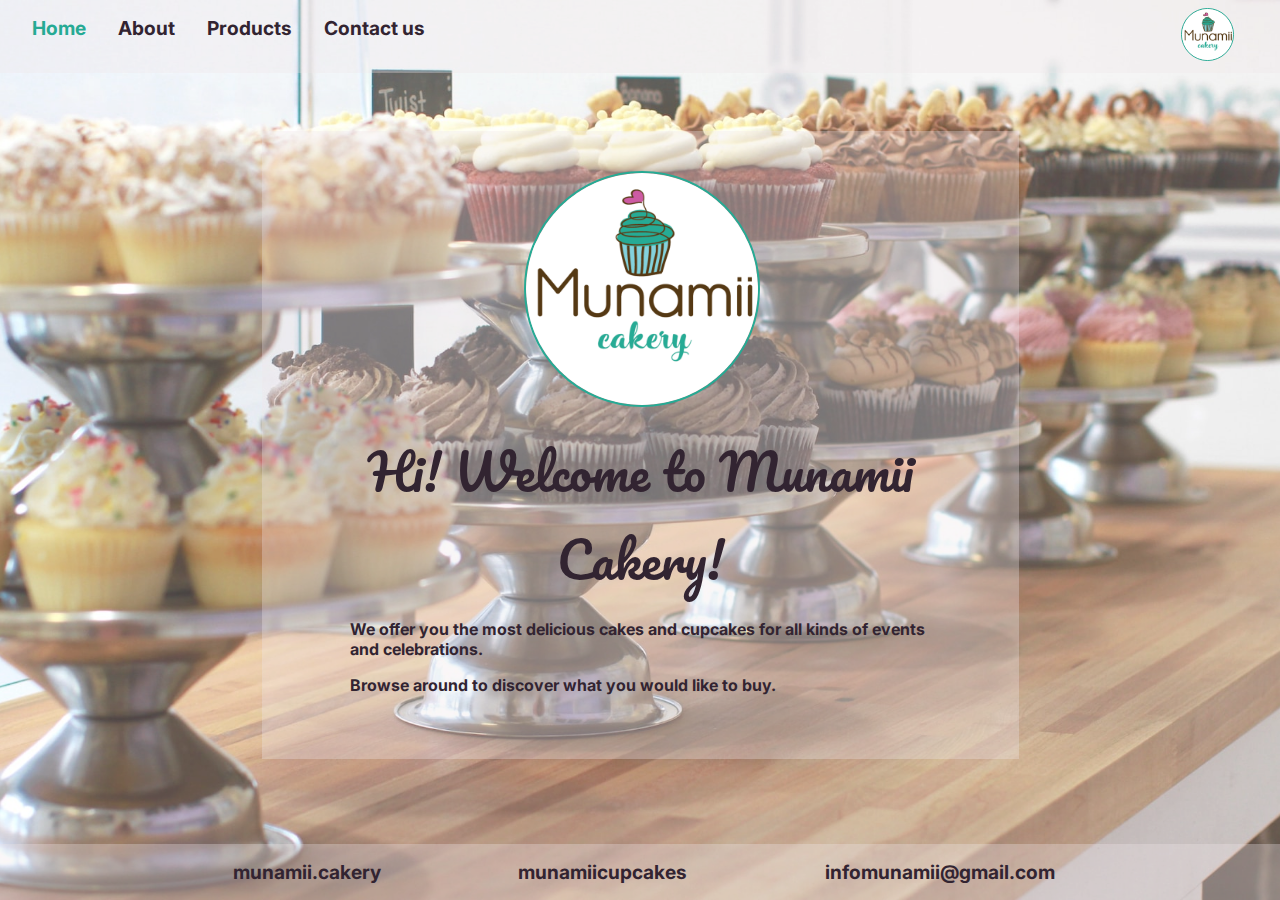
<file: index.html>
<!DOCTYPE html>
<html lang="en">
<head>
  <meta charset="UTF-8">
  <meta http-equiv="X-UA-Compatible" content="IE=edge">
  <meta name="viewport" content="width=device-width, initial-scale=1.0">
  <link 
    rel="stylesheet" 
    href="https://cdnjs.cloudflare.com/ajax/libs/font-awesome/6.1.1/css/all.min.css" 
    integrity="sha512-KfkfwYDsLkIlwQp6LFnl8zNdLGxu9YAA1QvwINks4PhcElQSvqcyVLLD9aMhXd13uQjoXtEKNosOWaZqXgel0g==" 
    crossorigin="anonymous" 
    referrerpolicy="no-referrer" 
  />
  <link rel="stylesheet" href="style.css">
  <title>Munamii Cakery</title>
</head>
<body class="home-background">
  <nav class="navbar">
    <ul class="nav-list">
      <li class="active"><a href="./">Home</a></li>
      <li><a href="./about.html">About</a></li>
      <li><a href="./products.html">Products</a></li>
      <li><a href="./contact.html">Contact us</a></li>
    </ul>
    <div class="logo-small"><img src="./images/logo.png" alt=""></div>
  </nav>
  <section class="home-top">
    <div class="home-content">
      <div class="container">
        <div class="logo">
          <img src="./images/logo.png" alt="">  
        </div>
        <h1>Hi! Welcome to Munamii Cakery!</h1>
        <p>
          We offer you the most delicious cakes and cupcakes for all kinds of events and celebrations. 
        </p>
        <p>
          Browse around to discover what you would like to buy.
        </p>  
      </div>
      
    </div>
    
  </section>

  <footer class="footer">
    <div class="container">
      <div class="footer-content">
        <a href="https://www.instagram.com/munamii.cakery/">
          <i class="fa-brands fa-instagram"></i>
          <p> munamii.cakery</p>
        </a>
        <a href="https://www.facebook.com/munamiicupcakes">
          <i class="fa-brands fa-facebook"></i>
          <p>munamiicupcakes</p>
        </a> 
        <a href="mailto:infomunamii@gmail.com">
          <i class="fa-regular fa-envelope"></i>
          <p>infomunamii@gmail.com</p>
        </a> 
      </div>
    </div>
  </footer>
</body>
</html>
</file>
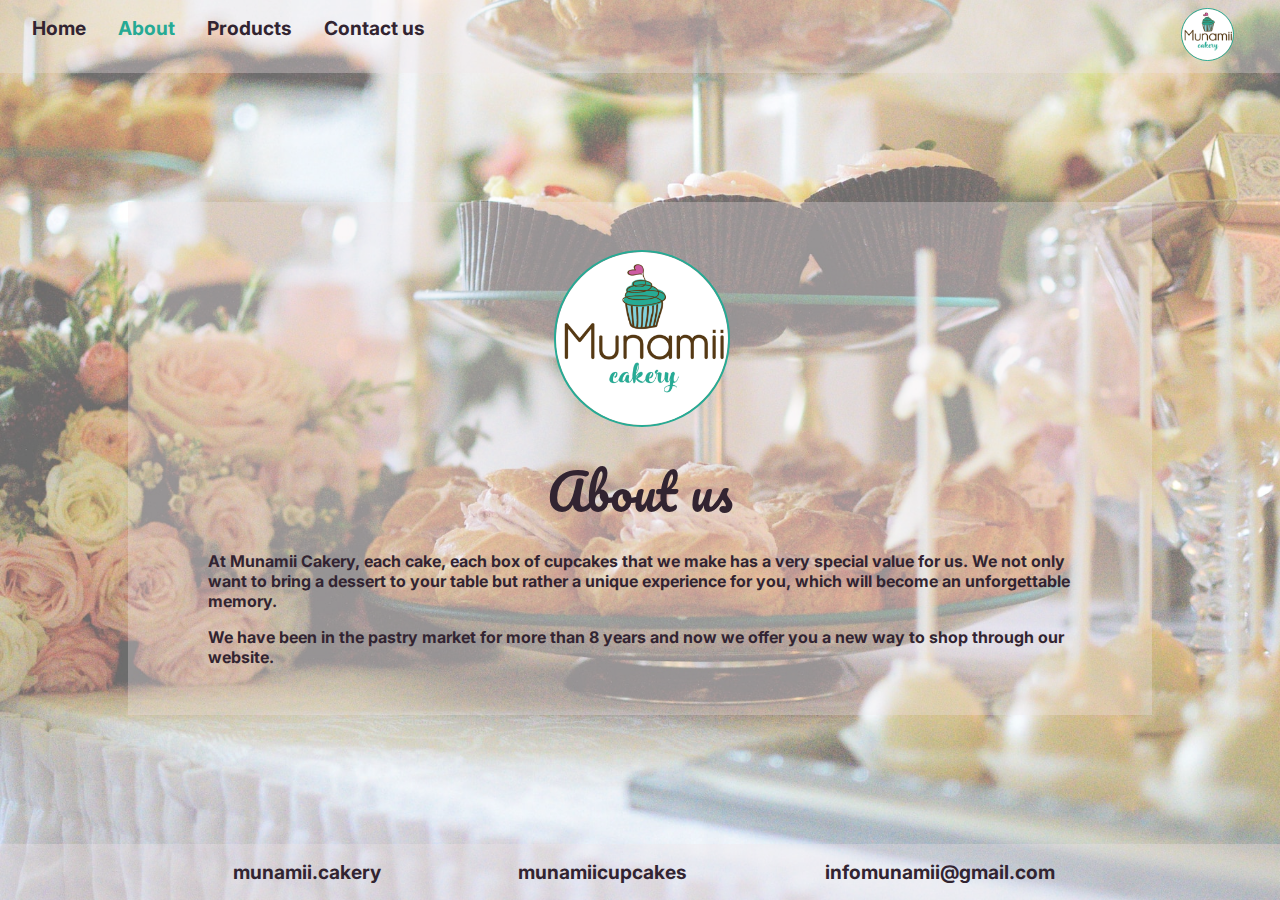
<file: about.html>
<!DOCTYPE html>
<html lang="en">
<head>
  <meta charset="UTF-8">
  <meta http-equiv="X-UA-Compatible" content="IE=edge">
  <meta name="viewport" content="width=device-width, initial-scale=1.0">
  <link 
    rel="stylesheet" 
    href="https://cdnjs.cloudflare.com/ajax/libs/font-awesome/6.1.1/css/all.min.css" 
    integrity="sha512-KfkfwYDsLkIlwQp6LFnl8zNdLGxu9YAA1QvwINks4PhcElQSvqcyVLLD9aMhXd13uQjoXtEKNosOWaZqXgel0g==" 
    crossorigin="anonymous" 
    referrerpolicy="no-referrer" 
  />
  <link rel="stylesheet" href="style.css">
  <title>Munamii Cakery - About</title>
</head>
<body class="about-background">
  <nav class="navbar">
    <ul class="nav-list">
      <li><a href="./">Home</a></li>
      <li class="active"><a href="./about.html">About</a></li>
      <li><a href="./products.html">Products</a></li>
      <li><a href="./contact.html">Contact us</a></li>
    </ul>
    <div class="logo-small"><img src="./images/logo.png" alt=""></div>
  </nav>
  <section class="about-top">
    <div class="container">
      <div class="about-content">
        <div class="logo">
          <img src="./images/logo.png" alt="">  
        </div>
        <h1>About us</h1>
        <p>
          At Munamii Cakery, each cake, each box of cupcakes that we make has a very special value for us. 
          We not only want to bring a dessert to your table but rather a unique experience for you, 
          which will become an unforgettable memory. 
        </p>
        <p>
          We have been in the pastry market for more than 8 years 
          and now we offer you a new way to shop through our website.
        </p>  
      </div>
      
    </div>
  </section>
  
  <footer class="footer">
    <div class="container">
      <div class="footer-content">
        <a href="https://www.instagram.com/munamii.cakery/">
          <i class="fa-brands fa-instagram"></i>
          <p> munamii.cakery</p>
        </a>
        <a href="https://www.facebook.com/munamiicupcakes">
          <i class="fa-brands fa-facebook"></i>
          <p>munamiicupcakes</p>
        </a> 
        <a href="mailto:infomunamii@gmail.com">
          <i class="fa-regular fa-envelope"></i>
          <p>infomunamii@gmail.com</p>
        </a> 
      </div>
    </div>
  </footer>
</body>
</html>
</file>
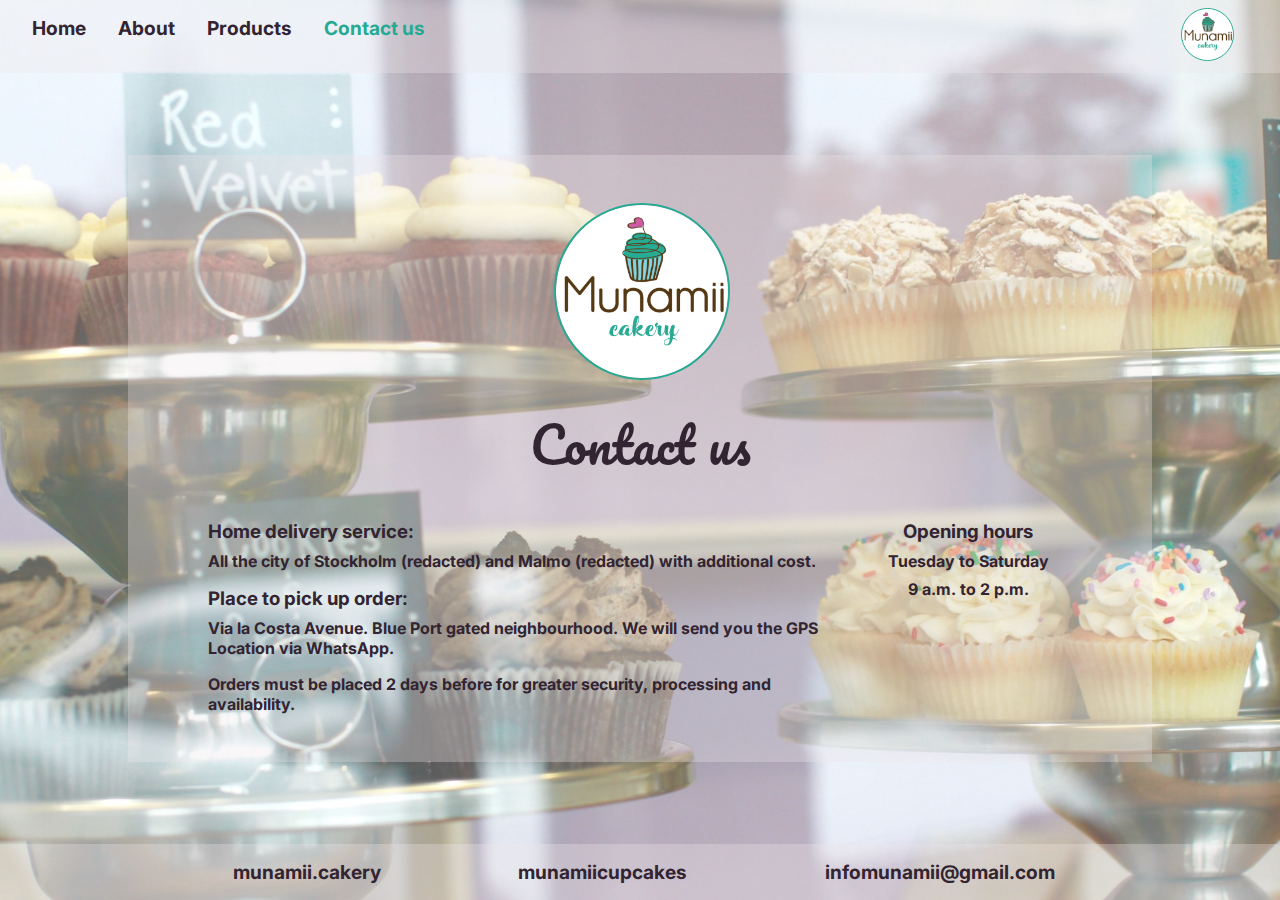
<file: contact.html>
<!DOCTYPE html>
<html lang="en">
<head>
  <meta charset="UTF-8">
  <meta http-equiv="X-UA-Compatible" content="IE=edge">
  <meta name="viewport" content="width=device-width, initial-scale=1.0">
  <link 
    rel="stylesheet" 
    href="https://cdnjs.cloudflare.com/ajax/libs/font-awesome/6.1.1/css/all.min.css" 
    integrity="sha512-KfkfwYDsLkIlwQp6LFnl8zNdLGxu9YAA1QvwINks4PhcElQSvqcyVLLD9aMhXd13uQjoXtEKNosOWaZqXgel0g==" 
    crossorigin="anonymous" 
    referrerpolicy="no-referrer" 
  />
  <link rel="stylesheet" href="style.css">
  <title>Munamii Cakery - Contact</title>
</head>
<body class="contact-background">
  <nav class="navbar">
    <ul class="nav-list">
      <li><a href="./">Home</a></li>
      <li><a href="./about.html">About</a></li>
      <li><a href="./products.html">Products</a></li>
      <li class="active"><a href="./contact.html">Contact us</a></li>
    </ul>
    <div class="logo-small"><img src="./images/logo.png" alt=""></div>
  </nav>
  <section class="contact-top">
    <div class="container">
      <div class="contact-content">
        <div class="logo">
          <img src="./images/logo.png" alt="">  
        </div>
        <h1>Contact us</h1>
        <div class="contact-text">
          <div>
            <h3>Home delivery service:</h3>
            <p>
              All the city of Stockholm (redacted) and Malmo (redacted) with additional cost.
            </p>
            <h3>Place to pick up order:</h3>
            <p>
              Via la Costa Avenue. Blue Port gated neighbourhood. We will send you the GPS Location via WhatsApp.
            </p>
            <p>
              Orders must be placed 2 days before for greater security, processing and availability.
            </p>  
          </div>
          <div class="hours">
            <h3>Opening hours</h3>
            <p>
              Tuesday to Saturday
            </p>
            <p>
              9 a.m. to 2 p.m.
            </p>   
          </div>  
        </div>
      </div>       
    </div>  
  </section>

  <footer class="footer">
    <div class="container">
      <div class="footer-content">
        <a href="https://www.instagram.com/munamii.cakery/">
          <i class="fa-brands fa-instagram"></i>
          <p> munamii.cakery</p>
        </a>
        <a href="https://www.facebook.com/munamiicupcakes">
          <i class="fa-brands fa-facebook"></i>
          <p>munamiicupcakes</p>
        </a> 
        <a href="mailto:infomunamii@gmail.com">
          <i class="fa-regular fa-envelope"></i>
          <p>infomunamii@gmail.com</p>
        </a> 
      </div>
    </div>
  </footer>
</body>
</html>
</file>
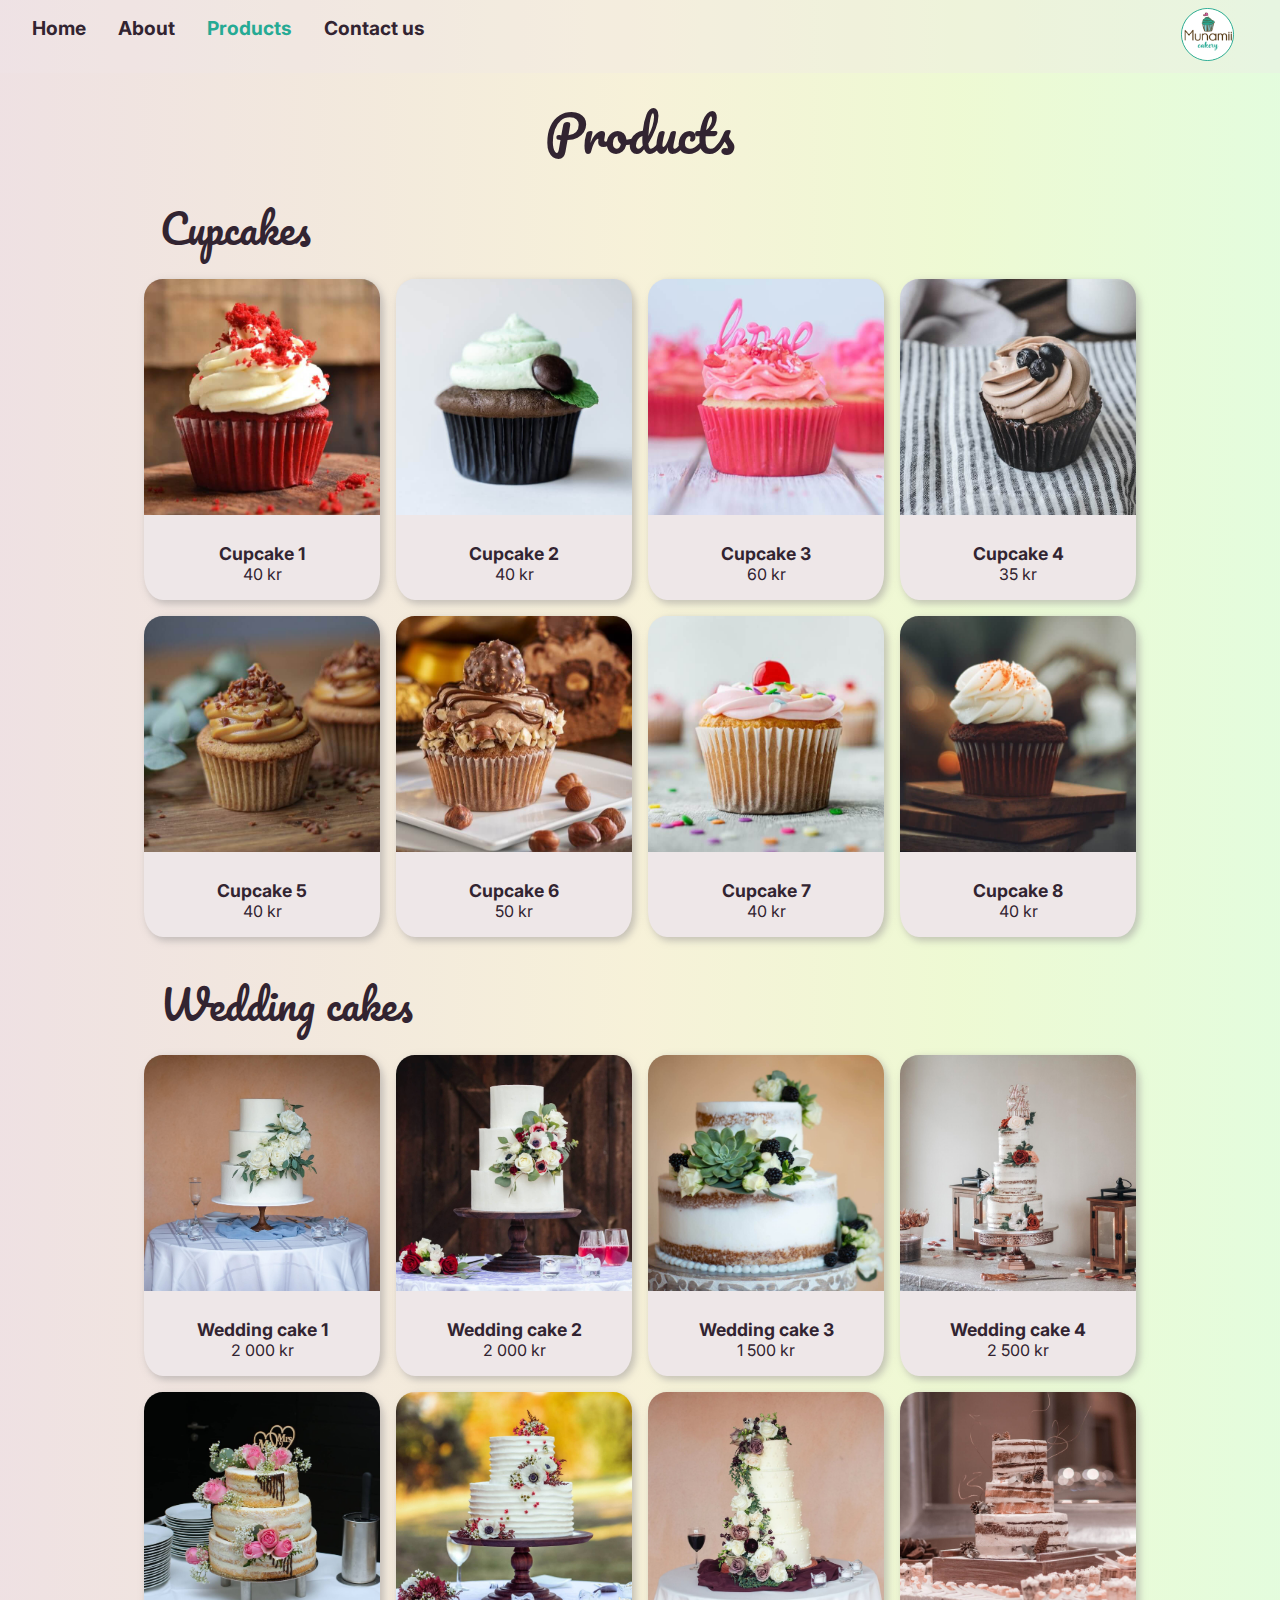
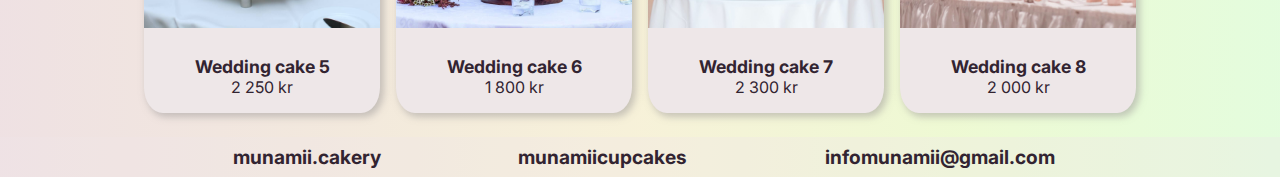
<file: products.html>
<!DOCTYPE html>
<html lang="en">
<head>
  <meta charset="UTF-8">
  <meta http-equiv="X-UA-Compatible" content="IE=edge">
  <meta name="viewport" content="width=device-width, initial-scale=1.0">
  <link 
    rel="stylesheet" 
    href="https://cdnjs.cloudflare.com/ajax/libs/font-awesome/6.1.1/css/all.min.css" 
    integrity="sha512-KfkfwYDsLkIlwQp6LFnl8zNdLGxu9YAA1QvwINks4PhcElQSvqcyVLLD9aMhXd13uQjoXtEKNosOWaZqXgel0g==" 
    crossorigin="anonymous" 
    referrerpolicy="no-referrer" 
  />
  <link rel="stylesheet" href="style.css">
  <title>Munamii Cakery - Products</title>
</head>
<body class="product-background">
  <nav class="navbar">
    <ul class="nav-list">
      <li><a href="./">Home</a></li>
      <li><a href="./about.html">About</a></li>
      <li class="active"><a href="./products.html">Products</a></li>
      <li><a href="./contact.html">Contact us</a></li>
    </ul>
    <div class="logo-small"><img src="./images/logo.png" alt=""></div>
  </nav>

  <h1>Products</h1>
  <section class="container">
    <div>
      <h2>Cupcakes</h2>
      <div class="product-list">
        <div class="product">
          <img src="./images/cupcake1.jpg" alt="">
          <div class="product-desc">
            <h3>Cupcake 1</h3>
            <p>40 kr</p>  
          </div>
        </div>

        <div class="product">
          <img src="./images/cupcake2.jpg" alt="">
          <div class="product-desc">
            <h3>Cupcake 2</h3>
            <p>40 kr</p> 
          </div>
        </div>

        <div class="product">
          <img src="./images/cupcake3.jpg" alt="">
          <div class="product-desc">
            <h3>Cupcake 3</h3>
            <p>60 kr</p>  
          </div>
        </div>

        <div class="product">
          <img src="./images/cupcake4.jpg" alt="">
          <div class="product-desc">
            <h3>Cupcake 4</h3>
            <p>35 kr</p>  
          </div>
        </div>

        <div class="product">
          <img src="./images/cupcake5.jpg" alt="">
          <div class="product-desc">
            <h3>Cupcake 5</h3>
            <p>40 kr</p>  
          </div>
        </div>

        <div class="product">
          <img src="./images/cupcake6.jpg" alt="">
          <div class="product-desc">
            <h3>Cupcake 6</h3>
            <p>50 kr</p>  
          </div>
        </div>

        <div class="product">
          <img src="./images/cupcake7.jpg" alt="">
          <div class="product-desc">
            <h3>Cupcake 7</h3>
            <p>40 kr</p>  
          </div>
        </div>

        <div class="product">
          <img src="./images/cupcake8.jpg" alt="">
          <div class="product-desc">
            <h3>Cupcake 8</h3>
            <p>40 kr</p>  
          </div>
        </div>
      </div>
    </div>

    <div>
      <h2>Wedding cakes</h2>
      <div class="product-list">
        <div class="product">
          <img src="./images/weddingcake1.jpg" alt="">
          <div class="product-desc">
            <h3>Wedding cake 1</h3>
            <p>2 000 kr</p>  
          </div>
        </div>
        
        <div class="product">
          <img src="./images/weddingcake2.jpg" alt="">
          <div class="product-desc">
            <h3>Wedding cake 2</h3>
            <p>2 000 kr</p>  
          </div>
        </div>

        <div class="product">
          <img src="./images/weddingcake3.jpg" alt="">
          <div class="product-desc">
            <h3>Wedding cake 3</h3>
            <p>1 500 kr</p>  
          </div>
        </div>

        <div class="product">
          <img src="./images/weddingcake4.jpg" alt="">
          <div class="product-desc">
            <h3>Wedding cake 4</h3>
            <p>2 500 kr</p>  
          </div>
        </div>

        <div class="product">
          <img src="./images/weddingcake5.jpg" alt="">
          <div class="product-desc">
            <h3>Wedding cake 5</h3>
            <p>2 250 kr</p>  
          </div>
        </div>

        <div class="product">
          <img src="./images/weddingcake6.jpg" alt="">
          <div class="product-desc">
            <h3>Wedding cake 6</h3>
            <p>1 800 kr</p>  
          </div>
        </div>

        <div class="product">
          <img src="./images/weddingcake7.jpg" alt="">
          <div class="product-desc">
            <h3>Wedding cake 7</h3>
            <p>2 300 kr</p>  
          </div>
        </div>

        <div class="product">
          <img src="./images/weddingcake8.jpg" alt="">
          <div class="product-desc">
            <h3>Wedding cake 8</h3>
            <p>2 000 kr</p>  
          </div>
        </div>
      </div>
    </div>
  </section>

  <footer class="footer">
    <div class="container">
      <div class="footer-content">
        <a href="https://www.instagram.com/munamii.cakery/">
          <i class="fa-brands fa-instagram"></i>
          <p> munamii.cakery</p>
        </a>
        <a href="https://www.facebook.com/munamiicupcakes">
          <i class="fa-brands fa-facebook"></i>
          <p>munamiicupcakes</p>
        </a> 
        <a href="mailto:infomunamii@gmail.com">
          <i class="fa-regular fa-envelope"></i>
          <p>infomunamii@gmail.com</p>
        </a> 
      </div>
    </div>
  </footer>
</body>
</html>
</file>
<file: style.css>
@import url('https://fonts.googleapis.com/css2?family=Inter&family=Pacifico&display=swap');

* {
  margin: 0;
  padding: 0;
}

html, body {
  box-sizing: border-box;
  font-family: 'Inter', sans-serif;
  color: #322431;
  width: 100%;
  height: 100vh;
}

h1,
h2 {
  font-family: 'Pacifico';
  font-weight: 400;
}

h1 {
  font-size: 30px;
  text-align: center;
  margin: 1rem 0 0.5rem 0;
}

h2 {
  font-size: 25px;
  margin-top: 0.5rem;
  margin-left: 1.5rem;
}

.container {
  width: 95%;
  margin: auto;
}

.logo {
  margin: auto;
  width: 40%;
  padding-top: 0;
}


/* Navbar */
.navbar {
  width: 100%;
  z-index: 1;
  background-color: #eee7e852;
  display: flex;
  justify-content: space-between;
}

.nav-list {
  margin-left: 0.5rem;
  list-style: none;
  display: flex;
}

.nav-list li {
  margin: 0.8rem;
  font-size: 1rem;
}

.logo-small {
  display: none;
}

.nav-list a,
.footer-content a {
  text-decoration: none;
  font-weight: bold;
  color: #322431;
}

.nav-list a:hover,
.footer-content a:hover {
  color: #26aa94;
}

.active a {
  color: #26aa94;
}


/* Footer */
.footer {
  position: relative;
  width: 100%;
  background-color: #eee7e852;
  z-index: 1;
}

.footer-content {
  position: relative;
  margin: 0.5rem 0;
  display: flex;
  align-items: center;
  justify-content: center;
}

.footer-content a {
  margin: 0.5rem 1.5rem;
  font-size: 2rem;
}

.footer-content p {
  display: none;
}


/* Home */
.home-background::before {
  content: '';
  background-image: url('./images/cupcakes.jpg');
  background-repeat: no-repeat;
  background-position: top center;
  background-size: cover;
  position: absolute;
  top: 0;
  right: 0;
  bottom: 0;
  left: 0;
  opacity: 0.8;
}

.home-background {
  position: relative;
  display: flex;
  flex-direction: column;
  justify-content: space-between;
}

.home-top {
  height: 80%;
  width: 100%;
  display: flex;
  align-items: top;
  justify-content: center;
}

.home-content {
  position: relative;
  margin: auto;
  margin-top: 2rem;
  padding: 1rem;
  background-color: #eee7e872;
}

.home-content .logo {
  width: 40%;
  margin: auto;
  margin-top: 1rem;
}

.logo img {
  width: 100%;
  border: 2px solid #26aa94;
  border-radius: 50%;
}

.home-content p {
  margin-bottom: 1rem;
  font-weight: bold;
}


/* About */
.about-background::before {
  content: '';
  background-image: url('./images/cakes.jpg');
  background-repeat: no-repeat;
  background-position: top center;
  background-size: cover;
  position: absolute;
  top: 0;
  right: 0;
  bottom: 0;
  left: 0;
  opacity: 0.7;
  z-index: -1;
}

.about-background {
  display: flex;
  flex-direction: column;
  justify-content: space-between;
}

.about-top {
  z-index: 1;
  height: 90%;
  width: 100%;
  display: flex;
  align-items: top;
  justify-content: center;
}

.about-content {
  margin: auto;
  background-color: #eee7e852;
  padding: 2rem;
}

.about-content p {
  font-weight: bold;
  margin-bottom: 1rem;
}


/* Product */
.product-background {
  background: #eddee0;
  background: linear-gradient(90deg, 
    #eddee0e8 0%, 
    #f6f0d5e8 50%, 
    #e1fcdae8 100%);
  position: relative;
}

.product-list {
  padding: 0.5rem;
  display: grid;
  grid-template-columns: 1fr 1fr;
  gap: 1rem;
}

.product {
  cursor: pointer;
  background-color: #eee7e8;
  border-radius: 8%;
  box-shadow: 3px 3px 7px 1px #9c989884;
  transform: scale(1);
  transition: ease-in-out 0.5s;
}

.product:hover {
  box-shadow: 1px 1px 5px 1px #9c989884;
  opacity: 0.8;
  transform: scale(0.95);
  transition: ease-in-out 0.5s;
}

.product img {
  width: 100%;
  border-radius: 8% 8% 0 0;
}

.product-desc {
  padding: 0.5rem;
  margin: auto;
  text-align: center;
}

.product-desc h3 {
  font-size: 1rem;
}



/* Contact */
.contact-background::before {
  content: '';
  background-image: url('./images/cakes2.jpg');
  background-repeat: no-repeat;
  background-position: top center;
  background-size: cover;
  position: absolute;
  top: 0;
  right: 0;
  bottom: 0;
  left: 0;
  opacity: 0.7;
  z-index: -1;
}

.contact-background {
  display: flex;
  flex-direction: column;
  justify-content: space-between;
}

.contact-top {
  height: 80%;
  width: 100%;
  display: flex;
  align-items: center;
  justify-content: center;
}

.contact-top p {
  font-weight: bold;
  margin-bottom: 1rem;
}

.contact-content {
  margin: auto;
  background-color: #eee7e852;
  padding: 1rem;
}

.contact-text {
  display: block;
}

.contact-text h3 {
  margin-top: 0.5rem;
  margin-bottom: 0.3rem;
}

.hours {
  text-align: center;
  margin-top: 2rem;
}

.hours p {
  margin-bottom: 0.5rem;
}


@media only screen and (min-width: 768px) {
  h1 {
    font-size: 40px;
    margin: 1rem 0;
  }

  h2 {
    font-size: 30px;
    margin-top: 1rem;
    margin-left: 2rem;
  }

  .container {
    width: 90%;
  }


  /* Navbar */
  .nav-list {
    margin-left: 1rem;
  }

  .nav-list li {
    margin: 1rem;
    font-size: 1.2rem;
  }

  .logo-small {
    display: block;
    width: 3.2rem;
    margin: 0.5rem 3rem;
  }

  .logo-small img {
    width: 100%;
    border: 1px solid #26aa94;
    border-radius: 50%;
  }


  /* Footer */
  .footer-content {
    margin: 0.5rem 0;
  }

  .footer-content a {
    font-size: 1.5rem;
    margin: 0.5rem;
    display: flex;
    align-items: center;
  }

  .footer-content p {
    font-size: 1rem;
    display: inline;
    margin-left: 0.5rem;
  }


  /* Home */
  .home-top {
    display: flex;
    align-items: center;
    justify-content: center;
  }

  .home-content {
    background-color: #eee7e852;
  }

  .home-content p {
    font-size: 1.2rem;
  }

  .home-content p:last-of-type {
    margin-bottom: 3rem;
  }


  /* About */
  .about-content {
   padding: 1rem 3rem; 
  }

  .about-content p {
    font-size: 1.2rem;
  }


  /* Contact */
  .contact-top p {
    font-size: 1.2rem;
  }
}


@media only screen and (min-width: 992px) {
  .logo {
    width: 20%;
  }

  /* Footer */
  .footer-content {
    margin: 0.5rem 2rem;
  }

  .footer-content a {
    font-size: 1.8rem;
  }

  .footer-content p {
    font-size: 1.2rem;
  }


  /* Home */
  .home-content .logo {
    width: 30%;
    margin: auto;
    margin-top: 0;
  }

  .home-content p {
    font-size: 1rem;
  }
  

  /* About */
  .about-content {
    padding: 1rem 3rem; 
   }
 
   .about-content p {
     font-size: 1rem;
   }

  /* Product */
  .product-background {
    background: #eddee0;
    background: linear-gradient(90deg, 
      #eddee0e8 0%, 
      #f1e6dae8 25%, 
      #f6f0d5e8 50%, 
      #ecf9cfe8 75%, 
      #e1fcdae8 100%);
  }
 
  .product-list {
    display: grid;
    grid-template-columns: 1fr 1fr 1fr;
  }

  .product-desc h3 {
    font-size: 1.1rem;
  }

  /* Contact */
  .contact-content {
    padding: 2rem 5rem;
  }

  .contact-text {
    display: grid;
    grid-template-columns: 3fr 1fr;
    gap: 2rem;
  }

  .contact-text h3 {
    margin-top: 1rem;
    margin-bottom: 0.5rem;
  }

  .contact-text p {
    font-size: 1rem;
  }

  .hours {
    margin-top: 0;
  }
}


@media only screen and (min-width: 1200px) {
  h1 {
    font-size: 50px;
  }

  h2 {
    font-size: 40px;
    margin-top: 1rem;
    margin-left: 2rem;
  }

  .container {
    width: 80%;
  }

  .logo {
    width: 20%;
    padding-top: 1rem;
  }


  /* Footer */
  .footer-content {
    margin: 0.5rem 2rem;
    display: flex;
    justify-content: space-around;
    align-items: center;
  }


  /* Home */
  .home-content .logo {
    width: 40%;
    margin: auto;
    margin-top: 0.5rem;
  }

  .home-content {
    background-color: #eee7e852;
  }


  /* About */
  .about-content {
    padding: 2rem 5rem;
  }


  /* Product */
  .product-list {
    padding: 1rem;
    display: grid;
    grid-template-columns: 1fr 1fr 1fr 1fr;
  }

  .product-desc {
    padding: 1rem;
    margin-top: 0.5rem;
  }

}
</file>
